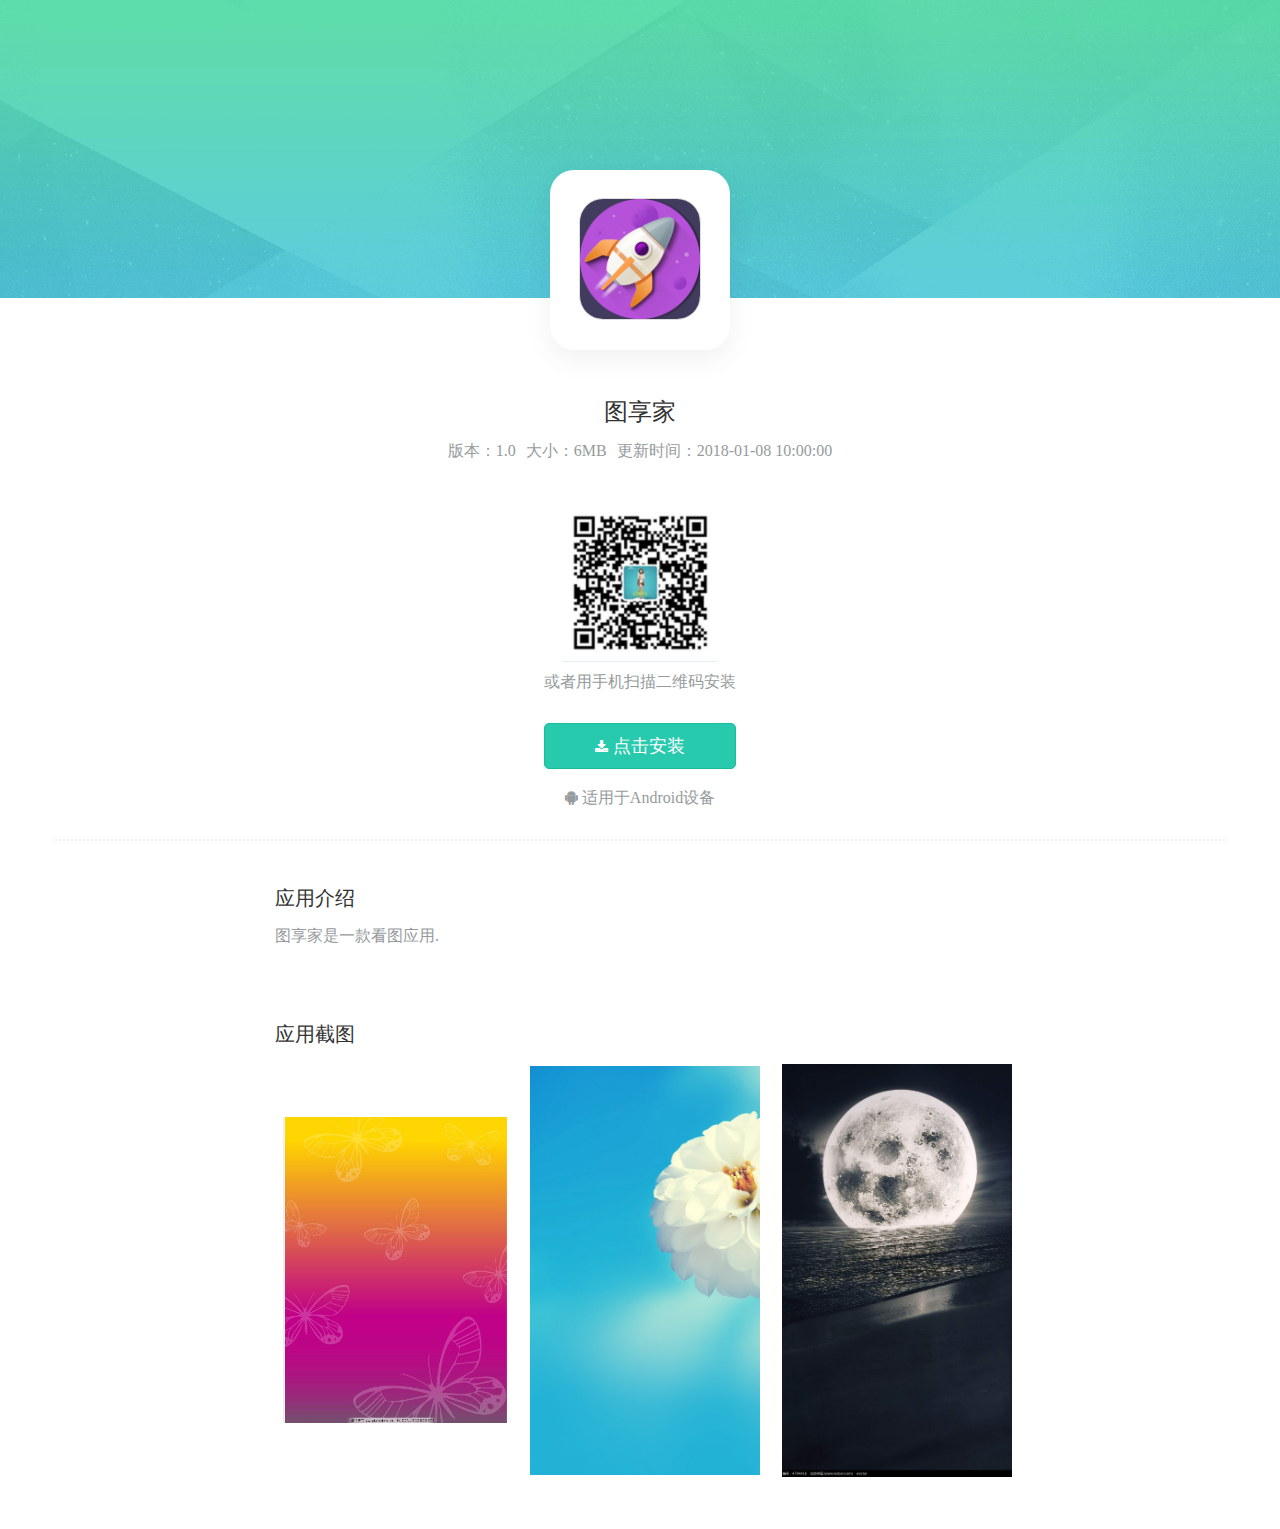
<file: index.htm>
<!DOCTYPE html><head><meta http-equiv="Content-Type" content="text/html; charset=UTF-8"><title>图享家</title><meta name="apple-mobile-web-app-capable" content="yes"><meta name="apple-mobile-web-app-status-bar-style" content="black-translucent"><meta name="viewport" content="width=device-width,initial-scale=1,maximum-scale=1,minimum-scale=1,user-scalable=nominimal-ui"><link rel="shortcut icon" href=""><link rel="stylesheet" href="./assets/apk-930cba638e.css"></head><body cz-shortcut-listen="true"><div class="row view-alert" style="display:none;z-index:99;width:100%;background:#343434;margin-left:0;margin-right:0;padding-top:30px;padding-bottom:30px;box-shadow:rgba(22,22,23,.62) 0 -10px 16px inset"><div class="col-md-12 text-left" style="padding-right:50px;padding-left:30px"><p style="color:#7f7e7e;margin:0">点击右上角按钮，然后在弹出的菜单中，点击在<span></span>中打开，即可安装</p></div><div class="col-md-12 pull-right"><img src="assets/alert-arrow.png" class="pull-right" style="width:30px;margin-top:-68px"></div></div><div class="row-fluid margin-bottom-20" style="z-index:-2"><div id="header"></div></div><div class="container content"><div class="view row"><div class="span12 margin-bottom-30" id="appicon-bg" style="text-align:center"><a href="javascript:void(0);" onclick="install()"><img id="appIcon" class="appicon"></a></div><div class="span12" style="text-align:center;padding-top:10px"><h2 id="hName" style="color:#333;size:24px;margin-bottom:-5px"></h2></div><div class="span12 gray-text" style="text-align:center"><ul class="breadcrumb" id="breadcrumb"></ul></div></div><div id="" class="view row margin-bottom-30" style="padding-top:26px"><div class="span12 gray-text" style="text-align:center"><img id="appQrcode" style="width:156px;height:156px"><p style="padding-top:10px;color:#969b9d">或者用手机扫描二维码安装</p></div></div><div id="" class="view row" style="margin-top:30px"><div class="span12 margin-bottom-20"><div class="spinner"><div id="showtext">正在下载，请在浏览器中查看下载进度</div><div class="loading"></div><a href="javascript:void(0);" id="down_load" class="btn-u btn-u-lg"><i class="fa fa-download"></i> 点击安装</a></div></div><div class="span12 gray-text" style="text-align:center;margin-bottom:10px"><span class=""><i aria-hidden="true" class="fa fa-android" style="font-size:16px"></i> 适用于Android设备</span></div></div><hr class="devider devider-dotted"><div class="row"><div class="col-md-8 col-md-offset-2" style="word-break:break-all"><div class="tag-box"><h2 class="content-title">应用介绍</h2><div id="appIntroduce"></div></div></div></div><div class="row"><div class="col-md-8 col-md-offset-2"><div class="tag-box margin-bottom-40"><h2 class="content-title">应用截图</h2><div class="table-responsive" style="border:none;overflow:auto"><table class="table" style="margin-bottom:0"><tbody id="trDoms"><tr></tr></tbody></table></div></div></div></div></div><div style="padding-left:15px;padding-right:15px"></div><div id="reportAppModal"></div><div id="loginTelModalDiv"></div><script type="text/javascript" src="jquery-1.8.3.min.js"></script><script type="text/javascript" src="./assets/apk-b304e1548c.js"></script></body>
</file>
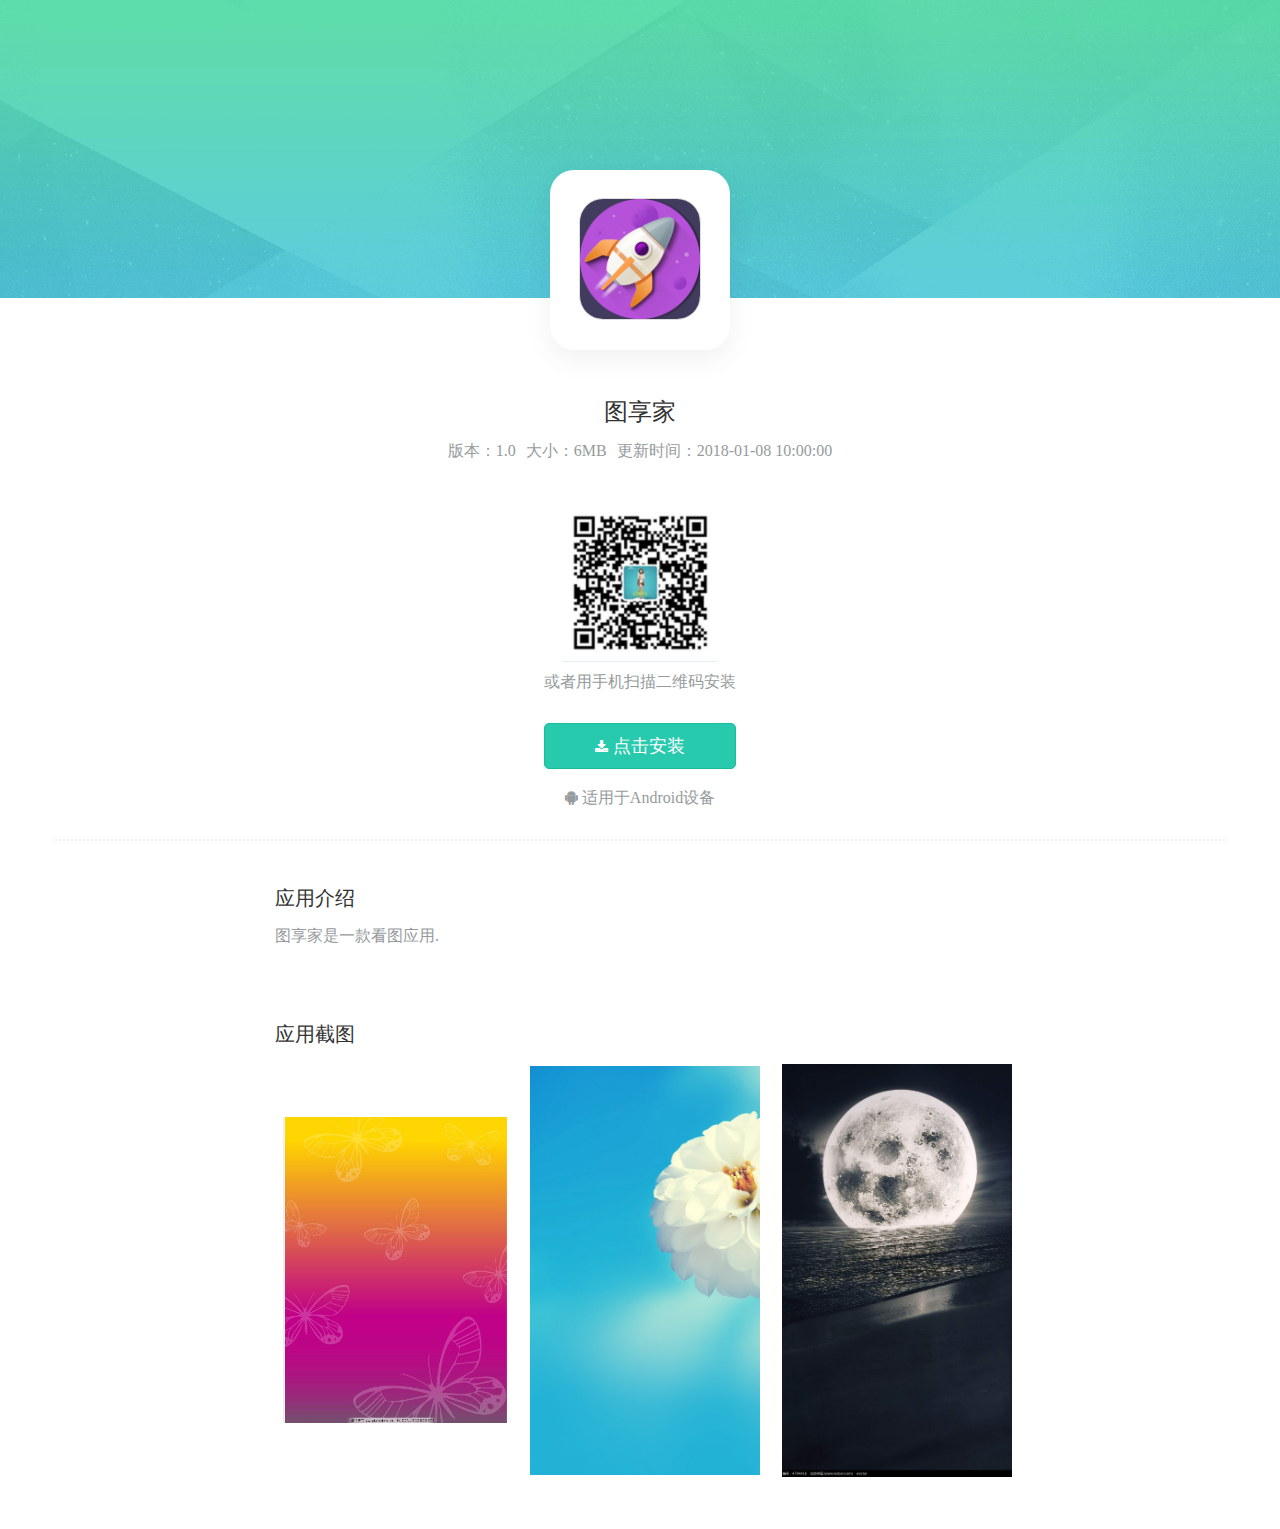
<file: indexs.htm>
<!DOCTYPE html>

<head>
    <meta http-equiv="Content-Type" content="text/html; charset=UTF-8">
    <title>图享家</title>
    <meta name="apple-mobile-web-app-capable" content="yes">
    <meta name="apple-mobile-web-app-status-bar-style" content="black-translucent">
    <meta name="viewport" content="width=device-width, initial-scale=1.0, maximum-scale=1.0, minimum-scale=1.0, user-scalable=no minimal-ui">
    <link rel="shortcut icon" href="">
    <link rel="stylesheet" href="./assets/apk.css">
</head>

<body cz-shortcut-listen="true">
    <div class="row view-alert" style="display:none;z-index: 99; width: 100%; background: rgb(52, 52, 52); margin-left: 0px; margin-right: 0px; padding-top: 30px; padding-bottom: 30px; box-shadow: rgba(22, 22, 23, 0.62) 0px -10px 16px inset;">
        <div class="col-md-12 text-left" style="padding-right:50px;padding-left:30px;">
            <p style="color:#7f7e7e;margin:0px;">点击右上角按钮，然后在弹出的菜单中，点击在<span></span>中打开，即可安装</p>
        </div>
        <div class="col-md-12 pull-right">
        <img src="assets/alert-arrow.png" class="pull-right" style="width:30px;margin-top:-68px;">
        </div>
    </div>
    <div class="row-fluid  margin-bottom-20" style="z-index:-2;">
        <div id="header"></div>
    </div>
    <div class="container content">
        <div class="view row">
            <div class="span12 margin-bottom-30" id="appicon-bg" style="text-align:center;">
                <a href="javascript:void(0);" onclick="javascript:install();"><img id="appIcon" class="appicon"></a>
            </div>
            <div class="span12" style="text-align:center;padding-top:10px;">
                <h2 id="hName" style="color:#333;size:24px;margin-bottom: -5px;"></h2>
            </div>
            <div class="span12 gray-text" style="text-align:center;">
                <ul class="breadcrumb" id="breadcrumb">
                    
                </ul>
            </div>
        </div>
        <div id="" class="view row margin-bottom-30" style="padding-top:26px;">
            <div class="span12 gray-text" style="text-align:center;">
                <img id="appQrcode" style="width:156px; height:156px;">
                <p style="padding-top:10px;color:#969b9d;">或者用手机扫描二维码安装</p>
            </div>
        </div>
        <div id="" class="view row" style="margin-top:30px;">
            <div class="span12 margin-bottom-20">
                <div class="spinner">
                    <div id="showtext">正在下载，请在浏览器中查看下载进度</div>
                    <div class="loading"></div>
                    <a href="javascript:void(0);" id="down_load" class="btn-u btn-u-lg"> <i class="fa fa-download"></i> 点击安装</a>
                </div>
            </div>
            <div class="span12 gray-text" style="text-align:center;margin-bottom:10px;">
                <span class=""><i aria-hidden="true" class="fa fa-android" style="font-size:16px;"></i> 适用于Android设备</span>
            </div>
        </div>
        <hr class="devider devider-dotted">
        <div class="row">
            <div class="col-md-8 col-md-offset-2" style="word-break:break-all;">
                <div class="tag-box ">
                    <h2 class="content-title">应用介绍</h2>
                    <div id="appIntroduce"></div>
                </div>
            </div>
        </div>
        <div class="row">
            <div class="col-md-8 col-md-offset-2">
                <div class="tag-box  margin-bottom-40">
                    <h2 class="content-title">应用截图</h2>
                    <div class="table-responsive" style="border:none; overflow:auto;">
                        <table class="table" style="margin-bottom:0;">
                            <tbody id="trDoms">
                                <tr></tr>
                            </tbody>
                        </table>
                    </div>
                </div>
            </div>
        </div>
    </div>
    <div style="padding-left:15px;padding-right:15px;">
    </div>
    <div id="reportAppModal"></div>
    <div id="loginTelModalDiv"></div>
    <script type="text/javascript" src="jquery-1.8.3.min.js"></script>
    <script type="text/javascript" src="./assets/apk.js"></script>
</body>
</html>
</file>
<file: assets/apk-930cba638e.css>
.btn-u,.btn-u:hover,.link-bg-icon:hover,.link-icon:hover,.recent-work a:hover,.servive-block h2 a:hover,.sidebar-nav-v1 li a:hover,.topbar ul.lenguages li a:hover,.topbar-v1 .top-v1-data li a:hover,a{text-decoration:none}.breadcrumb,.btn-u,.row-fluid{position:relative}body{color:#969b9d;size:14px}*{margin:0;padding:0}.table-striped>tbody>tr:nth-child(odd)>td,.table-striped>tbody>tr:nth-child(odd)>th{background-color:#eff1f2}.table-hover>tbody>tr.warning:hover>td,.table-hover>tbody>tr.warning:hover>th,.table-hover>tbody>tr:hover>td,.table-hover>tbody>tr:hover>th,.table-hover>tbody>tr>td.warning:hover,.table-hover>tbody>tr>th.warning:hover{background-color:#e5e8e9}#header{background:url(top_bg.png) center no-repeat;height:300px}#appicon-bg{box-shadow:0 10px 29px rgba(0,0,0,.06);-webkit-transition:box-shadow .2s ease-in-out;transition:box-shadow .2s ease-in-out;width:180px;height:180px;border-radius:24px;border:none;background-color:#fff;margin:-150px auto 30px}.breadcrumb,.margin-bottom-20{margin-bottom:20px}.btn-u.btn-u-green{background-color:#28caad}.btn-u.btn-u-green:active,.btn-u.btn-u-green:focus,.btn-u.btn-u-green:hover{background-color:#24bca1;color:#fff}.breadcrumb,.servive-block-default,.servive-block-light,a{background:0 0}.gray-text,.gray-text li{color:#969b9d}#showtext,.color-green,.header .navbar-default .navbar-nav>.active>a,.linked:hover,a,a.read-more:hover,a:active,a:focus,a:hover{color:#1abc9c}.breadcrumb>li+li:before{content:none}.breadcrumb>li{padding:0 5px}.table>tbody>tr>td,.table>tbody>tr>th,.table>tfoot>tr>td,.table>tfoot>tr>th,.table>thead>tr>td,.table>thead>tr>th{border-top:0}.btn-group-vertical>.btn-group:after,.btn-toolbar:after,.clearfix:after,.container-fluid:after,.container:after,.form-horizontal .form-group:after,.margin-bottom-10,.margin-bottom-15,.margin-bottom-20,.margin-bottom-25,.margin-bottom-30,.margin-bottom-35,.margin-bottom-40,.margin-bottom-45,.margin-bottom-5,.margin-bottom-50,.margin-bottom-55,.margin-bottom-60,.modal-footer:after,.nav:after,.navbar-collapse:after,.navbar-header:after,.navbar:after,.pager:after,.panel-body:after,.row:after,.slides:after{clear:both}.btn-group-vertical>.btn-group:after,.btn-group-vertical>.btn-group:before,.btn-toolbar:after,.btn-toolbar:before,.clearfix:after,.clearfix:before,.container-fluid:after,.container-fluid:before,.container:after,.container:before,.form-horizontal .form-group:after,.form-horizontal .form-group:before,.modal-footer:after,.modal-footer:before,.nav:after,.nav:before,.navbar-collapse:after,.navbar-collapse:before,.navbar-header:after,.navbar-header:before,.navbar:after,.navbar:before,.pager:after,.pager:before,.panel-body:after,.panel-body:before,.row:after,.row:before{content:" ";display:table}.pull-right{float:right!important}.row-fluid{z-index:8}img{border:0;vertical-align:middle}.row{margin-left:-15px;margin-right:-15px}.container,.container-fluid{padding-left:15px;padding-right:15px;margin-right:auto;margin-left:auto}a,a:active,a:focus,a:hover{outline:0!important}.appicon{width:120px;height:120px;border-radius:24px;border:1px solid #ddd;margin-top:28px}.loading,.spinner{height:45px}h2{font-size:24px;line-height:33px}.breadcrumb{top:10px;padding:8px 15px;list-style:none;border-radius:4px}ol,ul{margin-bottom:10px}dl,ol,ul{margin-top:0}.breadcrumb>li,.pagination{display:inline-block}.margin-bottom-30{margin-bottom:30px}#showtext,.browser_notice,.bx-wrapper .bx-controls-auto,.bx-wrapper .bx-pager,.fa-li,.fa-stack-1x,.fa-stack-2x,.flex-control-nav,.navbar .nav li,.spinner{text-align:center}#showtext{display:none;font-size:14px}.loading{display:none;background-color:transparent;width:45px;border:1px solid #1abc9c;border-radius:50%;border-top-color:transparent;border-left-color:transparent;-webkit-transition:all .25s;transition:all .25s;-webkit-animation:rotate .6s linear infinite;animation:rotate .6s linear infinite}.btn-u-lg,a.btn-u-lg{font-size:18px;padding:10px 50px;background-color:#28caad;border-radius:5px}.btn-u-lg, a.btn-u-lg:hover{background: #28caad;color: #fff;}.btn-u{background:#1abc9c;border:1px solid #1ABC9C;color:#fff;cursor:pointer;padding:4px 13px}.btn-u,.list-toggle:after{font-size:14px;font-weight:400;display:inline-block}@font-face{font-family:FontAwesome;src:url(fontawesome-webfont.eot?v=4.7.0);src:url(fontawesome-webfont.eot?#iefix&v=4.7.0) format("embedded-opentype"),url(fontawesome-webfont.woff2?v=4.7.0) format("woff2"),url(../fonts/fontawesome-webfont.woff?v=4.7.0) format("woff"),url(../fonts/fontawesome-webfont.ttf?v=4.7.0) format("truetype"),url(../fonts/fontawesome-webfont.svg?v=4.7.0#fontawesomeregular) format("svg");font-weight:400;font-style:normal}.fa{text-rendering:auto;-webkit-font-smoothing:antialiased}.container .about .f-facebook,.fa{font:normal normal normal 14px/1 FontAwesome}.fa,.fa-stack{display:inline-block}.fa,.glyphicon,[data-icon]:before{-moz-osx-font-smoothing:grayscale}.fa-download:before{content:"\f019"}.fa-android:before{content:"\f17b"}.devider.devider-dotted{border-top:2px dotted #eee}hr{margin:20px 0;border:0;border-top:1px solid #eee;box-sizing:content-box;height:0}.col-lg-1,.col-lg-10,.col-lg-11,.col-lg-12,.col-lg-2,.col-lg-3,.col-lg-4,.col-lg-5,.col-lg-6,.col-lg-7,.col-lg-8,.col-lg-9,.col-md-1,.col-md-10,.col-md-11,.col-md-12,.col-md-2,.col-md-3,.col-md-4,.col-md-5,.col-md-6,.col-md-7,.col-md-8,.col-md-9,.col-sm-1,.col-sm-10,.col-sm-11,.col-sm-12,.col-sm-2,.col-sm-3,.col-sm-4,.col-sm-5,.col-sm-6,.col-sm-7,.col-sm-8,.col-sm-9,.col-xs-1,.col-xs-10,.col-xs-11,.col-xs-12,.col-xs-2,.col-xs-3,.col-xs-4,.col-xs-5,.col-xs-6,.col-xs-7,.col-xs-8,.col-xs-9{position:relative;min-height:1px;padding-left:15px;padding-right:15px}.tag-box h2{font-size:20px;line-height:25px}.content-title{size:20px;color:#333;margin-bottom:15px}h1,h2,h3,h4,h5,h6{color:#585f69;margin-top:5px;text-shadow:none;font-weight:400;font-family:NotoSansHans-Regular,AvenirNext-Regular,proxima-nova,"Hiragino Sans GB","Microsoft YaHei","WenQuanYi Micro Hei","Open Sans","Helvetica Neue",Arial,sans-serif}.margin-bottom-40{margin-bottom:40px}.tag-box{padding:20px;background:#fff;margin-bottom:30px}@media (max-width:767px){.table-responsive{width:100%;margin-bottom:15px;overflow-y:hidden;overflow-x:scroll;-ms-overflow-style:-ms-autohiding-scrollbar;border:1px solid #ddd;-webkit-overflow-scrolling:touch}.table-responsive>.table{margin-bottom:0}.table-responsive>.table>tbody>tr>td,.table-responsive>.table>tbody>tr>th,.table-responsive>.table>tfoot>tr>td,.table-responsive>.table>tfoot>tr>th,.table-responsive>.table>thead>tr>td,.table-responsive>.table>thead>tr>th{white-space:nowrap}.table-responsive>.table-bordered{border:0}.table-responsive>.table-bordered>tbody>tr>td:first-child,.table-responsive>.table-bordered>tbody>tr>th:first-child,.table-responsive>.table-bordered>tfoot>tr>td:first-child,.table-responsive>.table-bordered>tfoot>tr>th:first-child,.table-responsive>.table-bordered>thead>tr>td:first-child,.table-responsive>.table-bordered>thead>tr>th:first-child{border-left:0}.table-responsive>.table-bordered>tbody>tr>td:last-child,.table-responsive>.table-bordered>tbody>tr>th:last-child,.table-responsive>.table-bordered>tfoot>tr>td:last-child,.table-responsive>.table-bordered>tfoot>tr>th:last-child,.table-responsive>.table-bordered>thead>tr>td:last-child,.table-responsive>.table-bordered>thead>tr>th:last-child{border-right:0}.table-responsive>.table-bordered>tbody>tr:last-child>td,.table-responsive>.table-bordered>tbody>tr:last-child>th,.table-responsive>.table-bordered>tfoot>tr:last-child>td,.table-responsive>.table-bordered>tfoot>tr:last-child>th{border-bottom:0}}@media (min-width:768px){.container{width:750px}.col-sm-offset-2{margin-left:16.666666666666664%}}@media (min-width:992px){.container{width:970px}}@media (min-width:1200px){.container{width:1170px}.col-lg-offset-2{margin-left:16.666666666666664%}}@media (min-width:992px){.col-md-offset-2{margin-left:16.666666666666664%}.col-md-8{width:66.66666666666666%}}
</file>
<file: assets/apk.css>
body {
        color:#969b9d;
   size:14px;
    }
    *{margin: 0;padding: 0}
    .table-striped>tbody>tr:nth-child(odd)>td,
    .table-striped>tbody>tr:nth-child(odd)>th {
        background-color:#eff1f2;
    }

    .table-hover > tbody > tr:hover > td, .table-hover > tbody > tr:hover > th {
        background-color:#e5e8e9;
    }

    .table-hover > tbody > tr > td.warning:hover, 
    .table-hover > tbody > tr > th.warning:hover, 
    .table-hover > tbody > tr.warning:hover > td, 
    .table-hover > tbody > tr.warning:hover > th {
        background-color:#e5e8e9;
    }
    #header {
        background:url('top_bg.png') no-repeat scroll center;
        height:300px;
    }
    #appicon-bg {
    box-shadow: 0 10px 29px rgba(0,0,0,.06);; 
    -webkit-transition: box-shadow 0.2s ease-in-out;
    -moz-transition: box-shadow 0.2s ease-in-out;
    -o-transition: box-shadow 0.2s ease-in-out;
    transition: box-shadow 0.2s ease-in-out;
        width: 180px;
        height: 180px;
        -webkit-border-radius: 24px;
        -moz-border-radius: 24px;
        border-radius: 24px;
        border: none;
        background-color:#ffffff;
        margin: auto;
        margin-top:-150px;
        margin-bottom: 30px;
    }
    .appicon{
        border: none;
    }
    .btn-u-lg, a.btn-u-lg {
        font-size: 18px;
        padding: 10px 50px;
        background-color: #28caad;
        border-radius: 5px;
    }

    .btn-u.btn-u-green {
        background-color: #28caad;
    }

    .btn-u.btn-u-green:hover,
    .btn-u.btn-u-green:focus,
    .btn-u.btn-u-green:active{
        background-color: #24bca1;
        color:#fff;
    }

    .servive-block-light, .servive-block-default {
        background:none;
    }

    .gray-text {
        color:#969b9d;
    }

    .gray-text li {
        color:#969b9d;
    }

    .breadcrumb>li+li:before {
        content:none;
    }

    .breadcrumb>li {
        padding: 0 5px;
    }

    .devider.devider-dotted {
        border-top:1px solid #e7ebed;
    }

    .content-title {
        size:20px;
        color:#333;
        margin-bottom:15px;
    }
    .table > thead > tr > th, 
    .table > tbody > tr > th, 
    .table > tfoot > tr > th, 
    .table > thead > tr > td, 
    .table > tbody > tr > td, 
    .table > tfoot > tr > td {
        border-top:0;
    }
    .btn-group-vertical>.btn-group:after, .btn-toolbar:after, .clearfix:after, .container-fluid:after, .container:after, .form-horizontal .form-group:after, .margin-bottom-10, .margin-bottom-15, .margin-bottom-20, .margin-bottom-25, .margin-bottom-30, .margin-bottom-35, .margin-bottom-40, .margin-bottom-45, .margin-bottom-5, .margin-bottom-50, .margin-bottom-55, .margin-bottom-60, .modal-footer:after, .nav:after, .navbar-collapse:after, .navbar-header:after, .navbar:after, .pager:after, .panel-body:after, .row:after, .slides:after {
        clear: both;
    }
    .btn-group-vertical>.btn-group:after, .btn-group-vertical>.btn-group:before, .btn-toolbar:after, .btn-toolbar:before, .clearfix:after, .clearfix:before, .container-fluid:after, .container-fluid:before, .container:after, .container:before, .form-horizontal .form-group:after, .form-horizontal .form-group:before, .modal-footer:after, .modal-footer:before, .nav:after, .nav:before, .navbar-collapse:after, .navbar-collapse:before, .navbar-header:after, .navbar-header:before, .navbar:after, .navbar:before, .pager:after, .pager:before, .panel-body:after, .panel-body:before, .row:after, .row:before {
        content: " ";
        display: table;
    }
    .col-md-12{
        position: relative;
        min-height: 1px;
        padding-left: 15px;
        padding-right: 15px;
    }
    .pull-right {
        float: right!important;
    }
    .row-fluid {
        position: relative;
        z-index: 8;
    }
    .margin-bottom-20 {
        margin-bottom: 20px;
    }
    img {
        border: 0;
        vertical-align: middle;
    }
    .row {
        margin-left: -15px;
        margin-right: -15px
    }
    .container, .container-fluid {
        padding-left: 15px;
        padding-right: 15px;
    }
    .container, .container-fluid {
        margin-right: auto;
        margin-left: auto;
    }
    a, a:active, a:focus, a:hover {
        outline: 0!important;
    }
    a {
        color: #1abc9c;
        text-decoration: none;
    }
    a {
        background: 0 0;
    }
    .appicon {
        width: 120px;
        height: 120px;
        -webkit-border-radius: 24px;
        -moz-border-radius: 24px;
        border-radius: 24px;
        border: 1px solid #ddd;
        margin-top: 28px;
    }
    h1, h2, h3, h4, h5, h6 {
        color: #585f69;
        margin-top: 5px;
        text-shadow: none;
        font-weight: 400;
        font-family: NotoSansHans-Regular, AvenirNext-Regular, proxima-nova, "Hiragino Sans GB", "Microsoft YaHei", "WenQuanYi Micro Hei", "Open Sans", "Helvetica Neue", Arial, sans-serif;
    }

    h2 {
        font-size: 24px;
        line-height: 33px;
    }
    .breadcrumb {
        top: 10px;
        padding-right: 0;
        background: 0 0;
        position: relative;
    }
    .breadcrumb {
        padding: 8px 15px;
        margin-bottom: 20px;
        list-style: none;
        border-radius: 4px;
    }
    ol, ul {
        margin-bottom: 10px;
    }
    dl, ol, ul {
        margin-top: 0;
    }
    .breadcrumb>li, .pagination {
        display: inline-block;
    }
    .margin-bottom-30 {
        margin-bottom: 30px;
    }
    .spinner {
        height: 45px;
    }

    #showtext, .browser_notice, .bx-wrapper .bx-controls-auto, .bx-wrapper .bx-pager, .fa-li, .fa-stack-1x, .fa-stack-2x, .flex-control-nav, .navbar .nav li, .spinner {
        text-align: center;
    }
    #showtext {
        display: none;
        font-size: 14px;
    }

    #showtext, .color-green, .header .navbar-default .navbar-nav>.active>a, .linked:hover, a.read-more:hover, a:active, a:focus, a:hover {
        color: #1abc9c;
    }
    .loading {
        display: none;
        background-color: transparent;
        width: 45px;
        height: 45px;
        border: 1px solid #1abc9c;
        border-radius: 50%;
        border-top-color: transparent;
        border-left-color: transparent;
        -webkit-transition: all .25s;
        transition: all .25s;
        -webkit-animation: rotate .6s linear infinite;
        animation: rotate .6s linear infinite;
    }

    .btn-u-lg, a.btn-u-lg {
        font-size: 18px;
        padding: 10px 25px;
    }
    .btn-u-lg, a.btn-u-lg {
        font-size: 18px;
        padding: 10px 50px;
        background-color: #28caad;
        border-radius: 5px;
    }
    .btn-u {
        background: #1abc9c;
    }
    .btn-u {
        border: 1px solid #1ABC9C;
        color: #fff;
        cursor: pointer;
        padding: 4px 13px;
        position: relative;
    }
    .btn-u, .list-toggle:after {
        font-size: 14px;
        font-weight: 400;
        display: inline-block;
    }
    .btn-u, .btn-u:hover, .link-bg-icon:hover, .link-icon:hover, .recent-work a:hover, .servive-block h2 a:hover, .sidebar-nav-v1 li a:hover, .topbar ul.lenguages li a:hover, .topbar-v1 .top-v1-data li a:hover {
        text-decoration: none;
    }

    @font-face {
        font-family: FontAwesome;
        src: url(fontawesome-webfont.eot?v=4.7.0);
        src: url(fontawesome-webfont.eot?#iefix&v=4.7.0) format('embedded-opentype'), url(fontawesome-webfont.woff2?v=4.7.0) format('woff2'), url(../fonts/fontawesome-webfont.woff?v=4.7.0) format('woff'), url(../fonts/fontawesome-webfont.ttf?v=4.7.0) format('truetype'), url(../fonts/fontawesome-webfont.svg?v=4.7.0#fontawesomeregular) format('svg');
        font-weight: 400;
        font-style: normal
    }
    .fa {
        font-size: inherit;
        text-rendering: auto;
        -webkit-font-smoothing: antialiased;
    }
    .container .about .f-facebook, .fa {
        font: normal normal normal 14px/1 FontAwesome;
    }
    .fa, .fa-stack {
        display: inline-block;
    }
    .fa, .glyphicon, [data-icon]:before {
        -moz-osx-font-smoothing: grayscale;
    }
    .fa-download:before {
        content: "\f019";
    }
    .fa-android:before {
        content: "\f17b";
    }
    .devider.devider-dotted {
        border-top: 2px dotted #eee;
    }

    hr {
        margin: 30px 0;
    }
    hr {
        margin-top: 20px;
        margin-bottom: 20px;
        border: 0;
        border-top: 1px solid #eee;
    }
    hr {
        -moz-box-sizing: content-box;
        box-sizing: content-box;
        height: 0;
    }
    .col-lg-1, .col-lg-10, .col-lg-11, .col-lg-12, .col-lg-2, .col-lg-3, .col-lg-4, .col-lg-5, .col-lg-6, .col-lg-7, .col-lg-8, .col-lg-9, .col-md-1, .col-md-10, .col-md-11, .col-md-12, .col-md-2, .col-md-3, .col-md-4, .col-md-5, .col-md-6, .col-md-7, .col-md-8, .col-md-9, .col-sm-1, .col-sm-10, .col-sm-11, .col-sm-12, .col-sm-2, .col-sm-3, .col-sm-4, .col-sm-5, .col-sm-6, .col-sm-7, .col-sm-8, .col-sm-9, .col-xs-1, .col-xs-10, .col-xs-11, .col-xs-12, .col-xs-2, .col-xs-3, .col-xs-4, .col-xs-5, .col-xs-6, .col-xs-7, .col-xs-8, .col-xs-9 {
        position: relative;
        min-height: 1px;
        padding-left: 15px;
        padding-right: 15px;
    }
    .tag-box {
        padding: 20px;
        background: #fff;
        margin-bottom: 30px;
    }
    .tag-box h2 {
        font-size: 20px;
        line-height: 25px;
    }

    .content-title {
        size: 20px;
        color: #333;
        margin-bottom: 15px;
    }
    h1, h2, h3, h4, h5, h6 {
        color: #585f69;
        margin-top: 5px;
        text-shadow: none;
        font-weight: 400;
        font-family: NotoSansHans-Regular, AvenirNext-Regular, proxima-nova, "Hiragino Sans GB", "Microsoft YaHei", "WenQuanYi Micro Hei", "Open Sans", "Helvetica Neue", Arial, sans-serif;
    }
    .margin-bottom-40 {
        margin-bottom: 40px;
    }

    .tag-box {
        padding: 20px;
        background: #fff;
        margin-bottom: 30px;
    }
    @media (max-width:767px) {
        .table-responsive {
            width: 100%;
            margin-bottom: 15px;
            overflow-y: hidden;
            overflow-x: scroll;
            -ms-overflow-style: -ms-autohiding-scrollbar;
            border: 1px solid #ddd;
            -webkit-overflow-scrolling: touch
        }
        .table-responsive>.table {
            margin-bottom: 0
        }
        .table-responsive>.table>tbody>tr>td,
        .table-responsive>.table>tbody>tr>th,
        .table-responsive>.table>tfoot>tr>td,
        .table-responsive>.table>tfoot>tr>th,
        .table-responsive>.table>thead>tr>td,
        .table-responsive>.table>thead>tr>th {
            white-space: nowrap
        }
        .table-responsive>.table-bordered {
            border: 0
        }
        .table-responsive>.table-bordered>tbody>tr>td:first-child,
        .table-responsive>.table-bordered>tbody>tr>th:first-child,
        .table-responsive>.table-bordered>tfoot>tr>td:first-child,
        .table-responsive>.table-bordered>tfoot>tr>th:first-child,
        .table-responsive>.table-bordered>thead>tr>td:first-child,
        .table-responsive>.table-bordered>thead>tr>th:first-child {
            border-left: 0
        }
        .table-responsive>.table-bordered>tbody>tr>td:last-child,
        .table-responsive>.table-bordered>tbody>tr>th:last-child,
        .table-responsive>.table-bordered>tfoot>tr>td:last-child,
        .table-responsive>.table-bordered>tfoot>tr>th:last-child,
        .table-responsive>.table-bordered>thead>tr>td:last-child,
        .table-responsive>.table-bordered>thead>tr>th:last-child {
            border-right: 0
        }
        .table-responsive>.table-bordered>tbody>tr:last-child>td,
        .table-responsive>.table-bordered>tbody>tr:last-child>th,
        .table-responsive>.table-bordered>tfoot>tr:last-child>td,
        .table-responsive>.table-bordered>tfoot>tr:last-child>th {
            border-bottom: 0
        }
    }
    @media (min-width:768px) {
        .container {
            width: 750px
        }
    }

    @media (min-width:992px) {
        .container {
            width: 970px
        }
    }

    @media (min-width:1200px) {
        .container {
            width: 1170px
        }
    }
    @media (min-width:768px) {
        .col-sm-offset-2 {
            margin-left: 16.666666666666664%
        }
    }

    @media (min-width:992px) {
        .col-md-offset-2 {
            margin-left: 16.666666666666664%
        }
        .col-md-8 {
            width: 66.66666666666666%
        }
    }

    @media (min-width:1200px) {
        .col-lg-offset-2 {
            margin-left: 16.666666666666664%
        }
    }
</file>
